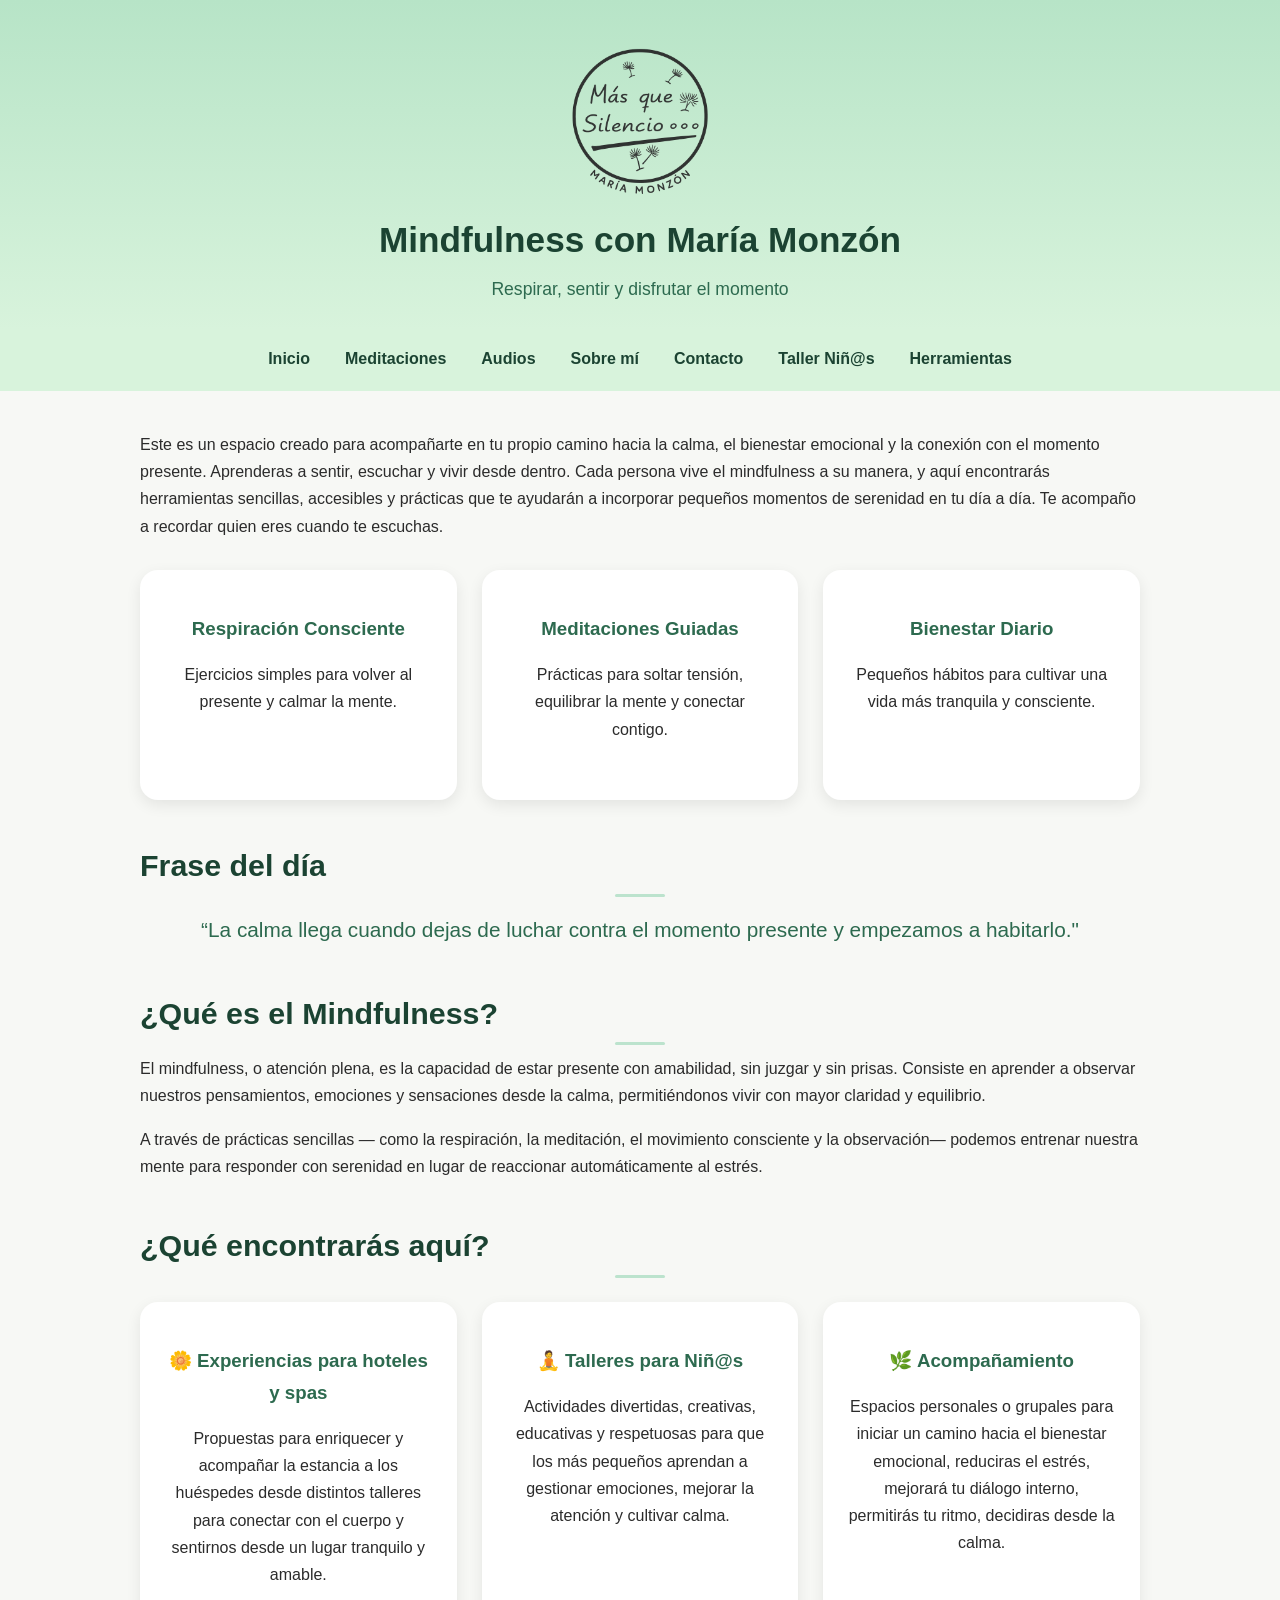
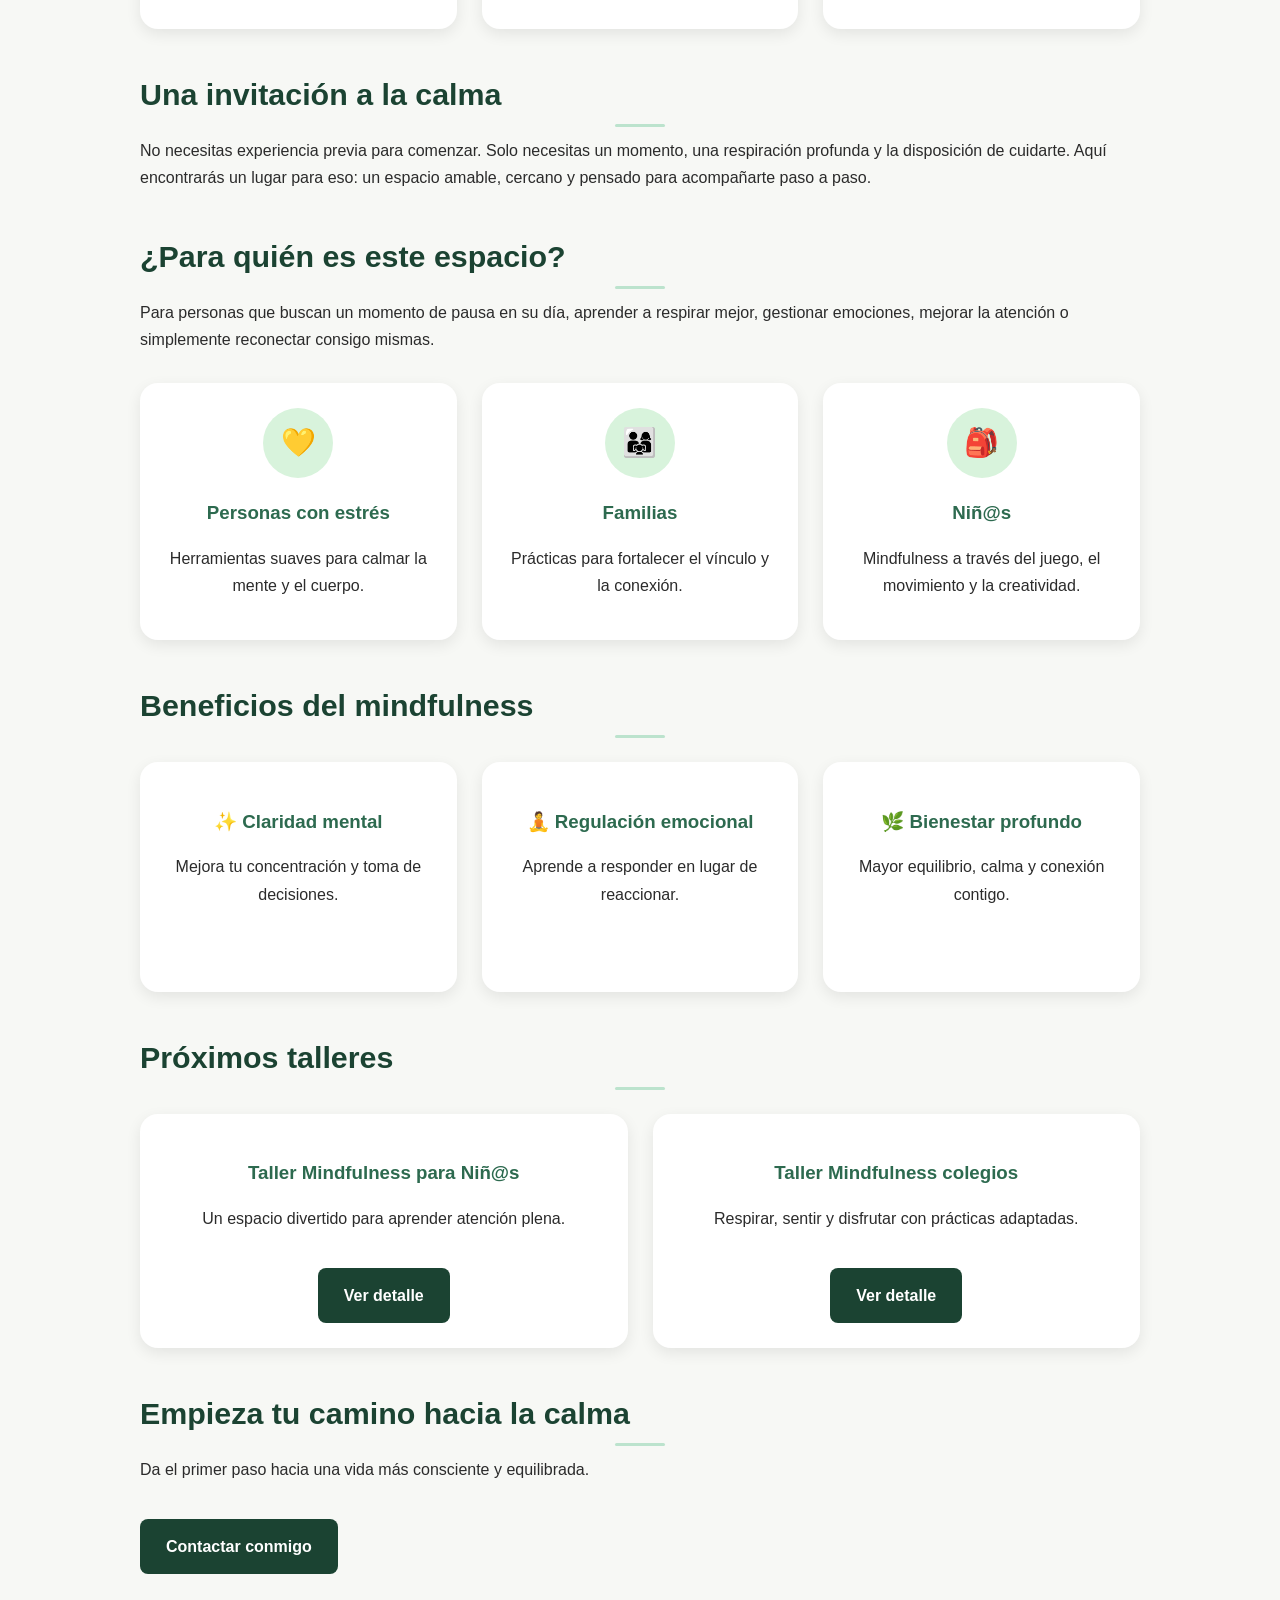
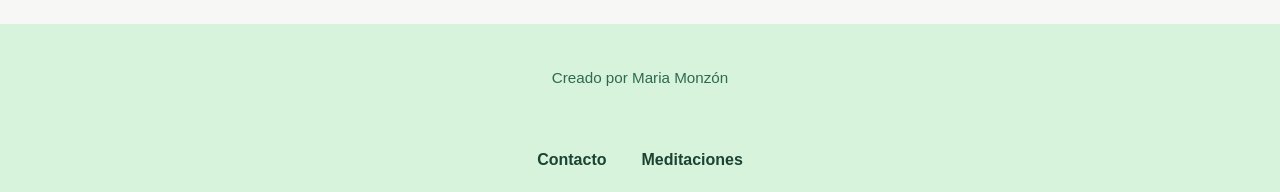
<file: index.html>
<!DOCTYPE html>
<html lang="es">
<head>
    <meta charset="UTF-8" />
    <meta name="viewport" content="width=device-width, initial-scale=1.0" />
    <title>Mindfulness con María Monzón</title>
    <link rel="stylesheet" href="style.css">
</head>

<body>
<header>
    <img src="img/Designer.png" alt="Logo" style="width:180px; margin:auto; display:block;">
    <h1>Mindfulness con María Monzón</h1>
    <p>Respirar, sentir y disfrutar el momento</p>
</header>

<nav>
  <a href="index.html">Inicio</a>
  <a href="meditaciones.html">Meditaciones</a>
  <a href="audios.html">Audios</a>
  <a href="sobre.html">Sobre mí</a>
  <a href="contacto.html">Contacto</a>
  <a href="taller-ninos.html">Taller Niñ@s</a>
  <a href="herramientas.html">Herramientas</a>
</nav>

<section>

    <p>
        Este es un espacio creado para acompañarte en tu propio camino hacia la calma, 
        el bienestar emocional y la conexión con el momento presente. Aprenderas a sentir, escuchar y vivir desde dentro. Cada persona vive 
        el mindfulness a su manera, y aquí encontrarás herramientas sencillas, accesibles 
        y prácticas que te ayudarán a incorporar pequeños momentos de serenidad en tu día a día. Te acompaño a recordar quien eres cuando te escuchas.
    </p>

    <div class="card-grid">
        <div class="card">
            <h3>Respiración Consciente</h3>
            <p>Ejercicios simples para volver al presente y calmar la mente.</p>
        </div>

        <div class="card">
            <h3>Meditaciones Guiadas</h3>
            <p>Prácticas para soltar tensión, equilibrar la mente y conectar contigo.</p>
        </div>

        <div class="card">
            <h3>Bienestar Diario</h3>
            <p>Pequeños hábitos para cultivar una vida más tranquila y consciente.</p>
        </div>
    </div>
</section>

<section class="fade-in">
    <h2>Frase del día</h2>
    <p style="font-size:1.3rem; text-align:center; color:#2d6a4f;">
        “La calma llega cuando dejas de luchar contra el momento presente y empezamos a habitarlo."
    </p>
</section>

<section>
    <h2>¿Qué es el Mindfulness?</h2>
    <p>
        El mindfulness, o atención plena, es la capacidad de estar presente con amabilidad, 
        sin juzgar y sin prisas. Consiste en aprender a observar nuestros pensamientos, 
        emociones y sensaciones desde la calma, permitiéndonos vivir con mayor claridad 
        y equilibrio.
    </p>
    <p>
        A través de prácticas sencillas — como la respiración, la meditación, el movimiento 
        consciente y la observación— podemos entrenar nuestra mente para responder con serenidad 
        en lugar de reaccionar automáticamente al estrés.
    </p>
</section>

<section>
    <h2>¿Qué encontrarás aquí?</h2>

    <div class="card-grid">
        <div class="card">
            <h3>🌼 Experiencias para hoteles y spas</h3>
            <p> Propuestas para enriquecer y acompañar la estancia a los huéspedes desde distintos talleres para conectar con el cuerpo y sentirnos desde un lugar tranquilo y amable.</p>
        </div>

        <div class="card">
            <h3>🧘 Talleres para Niñ@s</h3>
            <p>
                Actividades divertidas, creativas, educativas y respetuosas para que los más pequeños aprendan a gestionar 
                emociones, mejorar la atención y cultivar calma.
            </p>
        </div>

        <div class="card">
            <h3>🌿 Acompañamiento</h3>
            <p>
                Espacios personales o grupales para iniciar un camino hacia el bienestar emocional, reduciras el estrés, mejorará tu diálogo interno, permitirás tu ritmo, decidiras desde la calma. 
            </p>
        </div>
    </div>
</section>

<section>
    <h2>Una invitación a la calma</h2>
    <p>
        No necesitas experiencia previa para comenzar. Solo necesitas un momento,
        una respiración profunda y la disposición de cuidarte.  
        Aquí encontrarás un lugar para eso: un espacio amable, cercano y pensado 
        para acompañarte paso a paso.
    </p>
</section>
<section class="fade-in delay-1">
    <h2>¿Para quién es este espacio?</h2>
    <p>
        Para personas que buscan un momento de pausa en su día,  
        aprender a respirar mejor, gestionar emociones, mejorar la atención  
        o simplemente reconectar consigo mismas.
    </p>

    <div class="card-grid">
        <div class="card">
            <div class="icon-circle">💛</div>
            <h3>Personas con estrés</h3>
            <p>Herramientas suaves para calmar la mente y el cuerpo.</p>
        </div>

        <div class="card">
            <div class="icon-circle">👨‍👩‍👧</div>
            <h3>Familias</h3>
            <p>Prácticas para fortalecer el vínculo y la conexión.</p>
        </div>

        <div class="card">
            <div class="icon-circle">🎒</div>
            <h3>Niñ@s</h3>
            <p>Mindfulness a través del juego, el movimiento y la creatividad.</p>
        </div>
    </div>
</section>
    <section class="fade-in delay-2">
    <h2>Beneficios del mindfulness</h2>

    <div class="card-grid">
        <div class="card">
            <h3>✨ Claridad mental</h3>
            <p>Mejora tu concentración y toma de decisiones.</p>
        </div>

        <div class="card">
            <h3>🧘 Regulación emocional</h3>
            <p>Aprende a responder en lugar de reaccionar.</p>
        </div>

        <div class="card">
            <h3>🌿 Bienestar profundo</h3>
            <p>Mayor equilibrio, calma y conexión contigo.</p>
        </div>
    </div>
</section>
<section class="fade-in delay-3">
    <h2>Próximos talleres</h2>

    <div class="card-grid">

        <div class="card reveal">
            <h3>Taller Mindfulness para Niñ@s</h3>
            <p>Un espacio divertido para aprender atención plena.</p>
            <a href="taller-ninos.html" class="cta-button">Ver detalle</a>
        </div>

        <div class="card reveal">
            <h3>Taller Mindfulness colegios </h3>
            <p>Respirar, sentir y disfrutar con prácticas adaptadas.</p>
            <a href="taller-ninos.html" class="cta-button">Ver detalle</a>
        </div>

    </div>
</section>
    <section class="fade-in">
    <h2>Empieza tu camino hacia la calma</h2>
    <p>Da el primer paso hacia una vida más consciente y equilibrada.</p>
    <a href="contacto.html" class="cta-button">Contactar conmigo</a>
</section>
<footer>
    <p>Creado por Maria Monzón</p>
</footer>
<script>
const toggle = document.getElementById("darkToggle");

toggle.addEventListener("click", () => {
    document.body.classList.toggle("manual-dark");

    if (document.body.classList.contains("manual-dark")) {
        toggle.textContent = "☀️ Modo claro";
    } else {
        toggle.textContent = "🌙 Modo noche";
    }
});
</script>
</body>
</html>
<!-- MENÚ -->
<nav>
    <a href="contacto.html">Contacto</a>
    <a href="meditaciones.html">Meditaciones</a>
</nav>
</file>
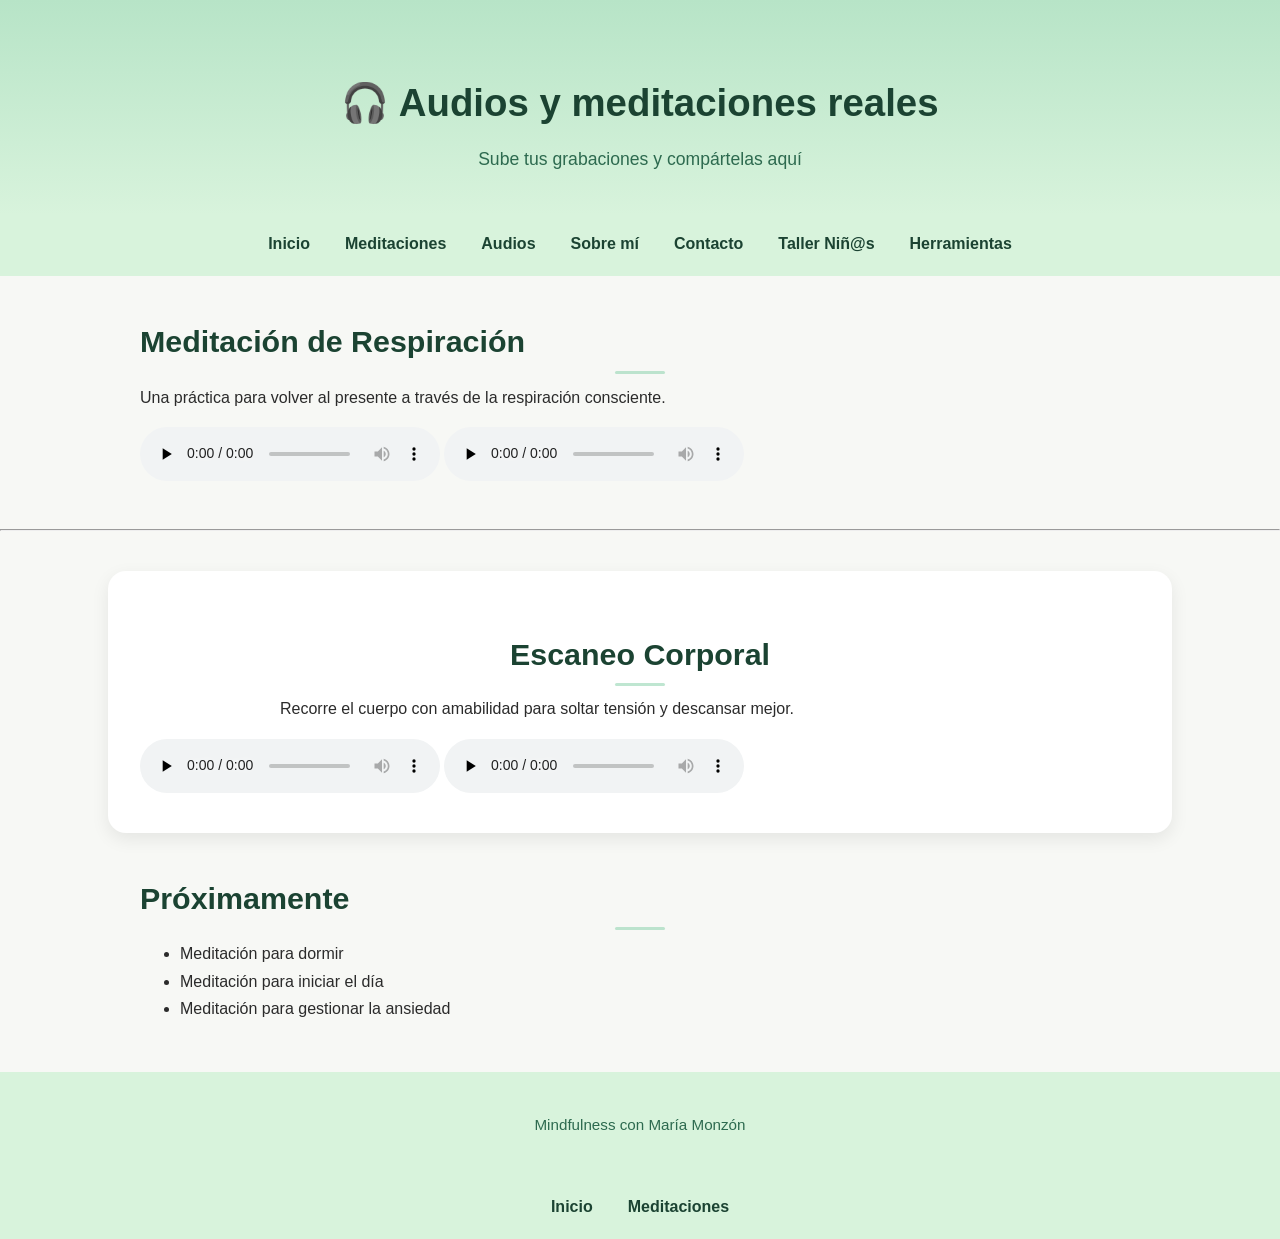
<file: audios.html>
<!DOCTYPE html>
<html lang="es">
<head>
  <meta charset="UTF-8" />
  <meta name="viewport" content="width=device-width, initial-scale=1.0"/>
  <title>Audios y Meditaciones – Mindfulness con María Monzón</title>
  <link rel="stylesheet" href="style.css">
</head>
<body>

<header class="hero">
  <h1>🎧 Audios y meditaciones reales</h1>
  <p>Sube tus grabaciones y compártelas aquí</p>
</header>

<nav>
  <a href="index.html">Inicio</a>
  <a href="meditaciones.html">Meditaciones</a>
  <a href="audios.html">Audios</a>
  <a href="sobre.html">Sobre mí</a>
  <a href="contacto.html">Contacto</a>
  <a href="taller-ninos.html">Taller Niñ@s</a>
  <a href="herramientas.html">Herramientas</a>
</nav>

<section id="respiracion">
  <h2>Meditación de Respiración</h2>
  <p>Una práctica para volver al presente a través de la respiración consciente.</p>

  <!-- Sube tus audios a /audios y cambia el src -->
  <audio controls preload="none">
    <source src="audios/respiracion-3min.mp3" type="audio/mpeg">
    Tu navegador no soporta audio HTML5.
  </audio>

  <audio controls preload="none">
    <source src="audios/respiracion-10min.mp3" type="audio/mpeg">
    Tu navegador no soporta audio HTML5.
  </audio>
</section>

<hr class="divider">

<section class="content-card" id="escaneo">
  <h2>Escaneo Corporal</h2>
  <p>Recorre el cuerpo con amabilidad para soltar tensión y descansar mejor.</p>

  <audio controls preload="none">
    <source src="audios/escaneo-5min.mp3" type="audio/mpeg">
    Tu navegador no soporta audio HTML5.
  </audio>

  <audio controls preload="none">
    <source src="audios/escaneo-15min.mp3" type="audio/mpeg">
    Tu navegador no soporta audio HTML5.
  </audio>
</section>

<section>
  <h2>Próximamente</h2>
  <ul>
    <li>Meditación para dormir</li>
    <li>Meditación para iniciar el día</li>
    <li>Meditación para gestionar la ansiedad</li>
  </ul>
</section>

<footer>
  <p>Mindfulness con María Monzón</p>
</footer>
</body>
</html>
<!-- MENÚ -->
<nav>
    <a href="index.html">Inicio</a>
    <a href="meditaciones.html">Meditaciones</a>
</nav>
</file>
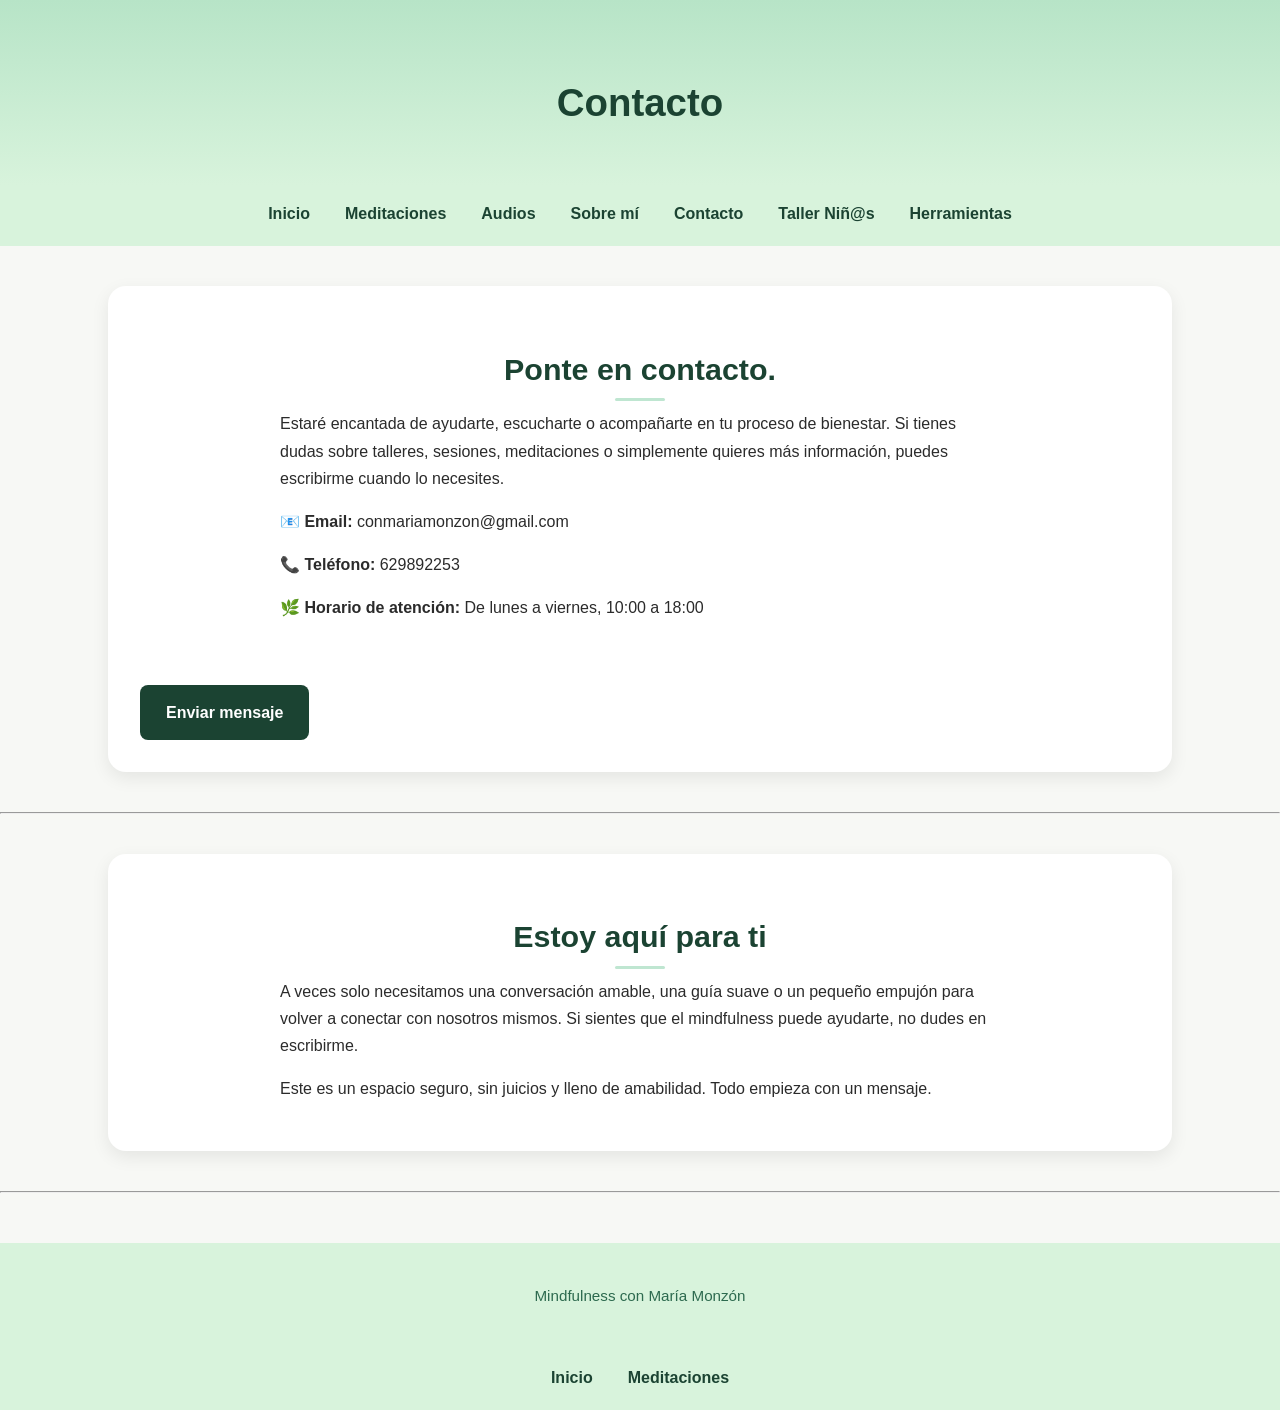
<file: contacto.html>
<!DOCTYPE html>
<html lang="es">
<head>
    <meta charset="UTF-8" />
    <meta name="viewport" content="width=device-width, initial-scale=1.0" />
    <title>Contacto - Mindfulness con María Monzón</title>
    <link rel="stylesheet" href="style.css">
</head>

<body>

<!-- HERO SUPERIOR -->
<header class="hero">
    <h1>Contacto </h1>
</header>
<nav>
  <a href="index.html">Inicio</a>
  <a href="meditaciones.html">Meditaciones</a>
  <a href="audios.html">Audios</a>
  <a href="sobre.html">Sobre mí</a>
  <a href="contacto.html">Contacto</a>
  <a href="taller-ninos.html">Taller Niñ@s</a>
  <a href="herramientas.html">Herramientas</a>
</nav>

<!-- SECCIÓN PRINCIPAL -->
<section class="content-card reveal">
    <h2>Ponte en contacto.</h2>
    <p>
        Estaré encantada de ayudarte, escucharte o acompañarte en tu proceso de bienestar.
        Si tienes dudas sobre talleres, sesiones, meditaciones o simplemente quieres más información,
        puedes escribirme cuando lo necesites.
    </p>

    <p><strong>📧 Email:</strong> conmariamonzon@gmail.com</p>
    <p><strong>📞 Teléfono:</strong> 629892253</p>
    <p><strong>🌿 Horario de atención:</strong> De lunes a viernes, 10:00 a 18:00</p>

    <br>

    <a href="contacto.html" class="cta-button">Enviar mensaje</a>
</section>

<hr class="divider">

<!-- SECCIÓN EMOCIONAL -->
<section class="content-card delay-1">
    <h2>Estoy aquí para ti</h2>
    <p>
        A veces solo necesitamos una conversación amable, una guía suave o un pequeño
        empujón para volver a conectar con nosotros mismos.  
        Si sientes que el mindfulness puede ayudarte, no dudes en escribirme.
    </p>

    <p>
        Este es un espacio seguro, sin juicios y lleno de amabilidad.  
        Todo empieza con un mensaje.
    </p>
</section>

<hr class="divider">

<footer>
    <p>Mindfulness con María Monzón</p>
</footer>

</body>
</html>
</header>

<!-- MENÚ -->
<nav>
    <a href="index.html">Inicio</a>
    <a href="meditaciones.html">Meditaciones</a>
</nav>
</file>
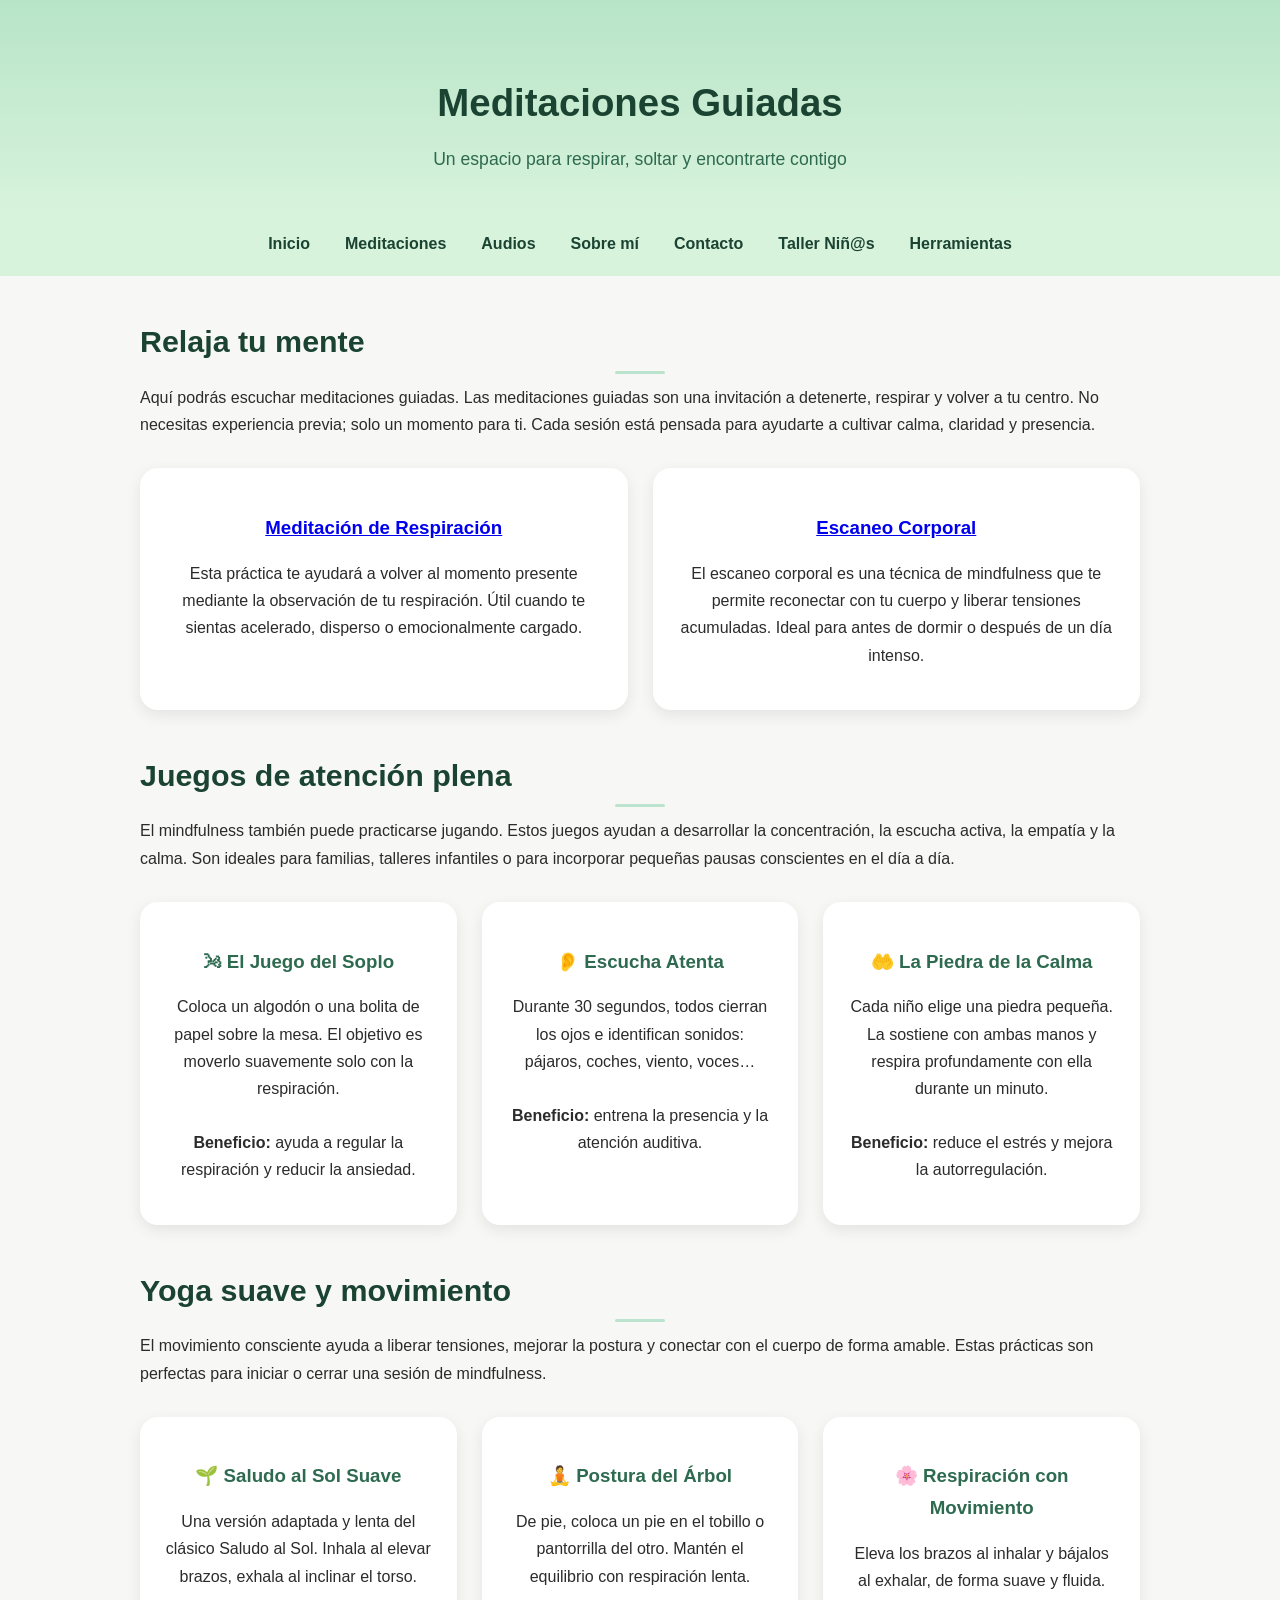
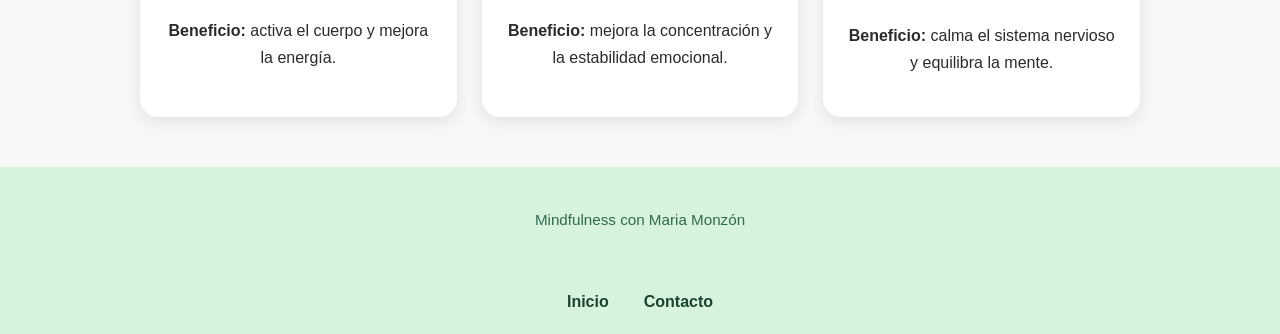
<file: meditaciones.html>
<!DOCTYPE html>
<html lang="es">
<head>
    <meta charset="UTF-8" />
    <meta name="viewport" content="width=device-width, initial-scale=1.0" />
    <title>Meditaciones - Mindfulness con Maria            </title>
    <link rel="stylesheet" href="style.css">
</head>

<body>
<header class="hero">
    <h1>Meditaciones Guiadas</h1>
    <p>Un espacio para respirar, soltar y encontrarte contigo</p>
</header>

<nav>
  <a href="index.html">Inicio</a>
  <a href="meditaciones.html">Meditaciones</a>
  <a href="audios.html">Audios</a>
  <a href="sobre.html">Sobre mí</a>
  <a href="contacto.html">Contacto</a>
  <a href="taller-ninos.html">Taller Niñ@s</a>
  <a href="herramientas.html">Herramientas</a>
</nav>

<section class="reveal">
    <h2>Relaja tu mente</h2>
    <p>
        Aquí podrás escuchar meditaciones guiadas.
        
        Las meditaciones guiadas son una invitación a detenerte, respirar y volver 
        a tu centro. No necesitas experiencia previa; solo un momento para ti. 
        Cada sesión está pensada para ayudarte a cultivar calma, claridad y presencia.

    </p>

    <div class="card-grid">
        <div class="card">

    <h3><a href="audios.html#respiracion">Meditación de Respiración</a></h3>
            <p>
        Esta práctica te ayudará a volver al momento presente mediante la observación 
        de tu respiración. Útil cuando te sientas acelerado, disperso o emocionalmente 
        cargado.
            </p>
        </div>

        <div class="card">
    <h3><a href="audios.html#escaneo">Escaneo Corporal</a></h3>
            <p>
        El escaneo corporal es una técnica de mindfulness que te permite reconectar 
        con tu cuerpo y liberar tensiones acumuladas. Ideal para antes de dormir 
        o después de un día intenso.
            </p>
        </div>
    </div>
</section>
    
<section>
    <h2>Juegos de atención plena</h2>
    <p>
        El mindfulness también puede practicarse jugando. Estos juegos ayudan a desarrollar 
        la concentración, la escucha activa, la empatía y la calma. Son ideales para familias, 
        talleres infantiles o para incorporar pequeñas pausas conscientes en el día a día.
    </p>

    <div class="card-grid">

        <div class="card">
            <h3>🌬 El Juego del Soplo</h3>
            <p>
                Coloca un algodón o una bolita de papel sobre la mesa.  
                El objetivo es moverlo suavemente solo con la respiración.  
                <br><br><strong>Beneficio:</strong> ayuda a regular la respiración y reducir la ansiedad.
            </p>
        </div>

        <div class="card">
            <h3>👂 Escucha Atenta</h3>
            <p>
                Durante 30 segundos, todos cierran los ojos e identifican sonidos:  
                pájaros, coches, viento, voces…  
                <br><br><strong>Beneficio:</strong> entrena la presencia y la atención auditiva.
            </p>
        </div>

        <div class="card">
            <h3>🤲 La Piedra de la Calma</h3>
            <p>
                Cada niño elige una piedra pequeña. La sostiene con ambas manos y respira 
                profundamente con ella durante un minuto.  
                <br><br><strong>Beneficio:</strong> reduce el estrés y mejora la autorregulación.
            </p>
        </div>

    </div>
</section>
    
    <section>
    <h2>Yoga suave y movimiento</h2>
    <p>
        El movimiento consciente ayuda a liberar tensiones, mejorar la postura y conectar 
        con el cuerpo de forma amable. Estas prácticas son perfectas para iniciar o cerrar 
        una sesión de mindfulness.
    </p>

    <div class="card-grid">

        <div class="card">
            <h3>🌱 Saludo al Sol Suave</h3>
            <p>
                Una versión adaptada y lenta del clásico Saludo al Sol.  
                Inhala al elevar brazos, exhala al inclinar el torso.  
                <br><br><strong>Beneficio:</strong> activa el cuerpo y mejora la energía.
            </p>
        </div>

        <div class="card">
            <h3>🧘 Postura del Árbol</h3>
            <p>
                De pie, coloca un pie en el tobillo o pantorrilla del otro.  
                Mantén el equilibrio con respiración lenta.  
                <br><br><strong>Beneficio:</strong> mejora la concentración y la estabilidad emocional.
            </p>
        </div>

        <div class="card">
            <h3>🌸 Respiración con Movimiento</h3>
            <p>
                Eleva los brazos al inhalar y bájalos al exhalar, de forma suave y fluida.  
                <br><br><strong>Beneficio:</strong> calma el sistema nervioso y equilibra la mente.
            </p>
        </div>

    </div>
</section>

<footer>
    <p>Mindfulness con Maria Monzón</p>
</footer>
</body>
</html>
<!-- MENÚ -->
<nav>
    <a href="index.html">Inicio</a>
    <a href="contacto.html">Contacto</a>
</nav>
</file>
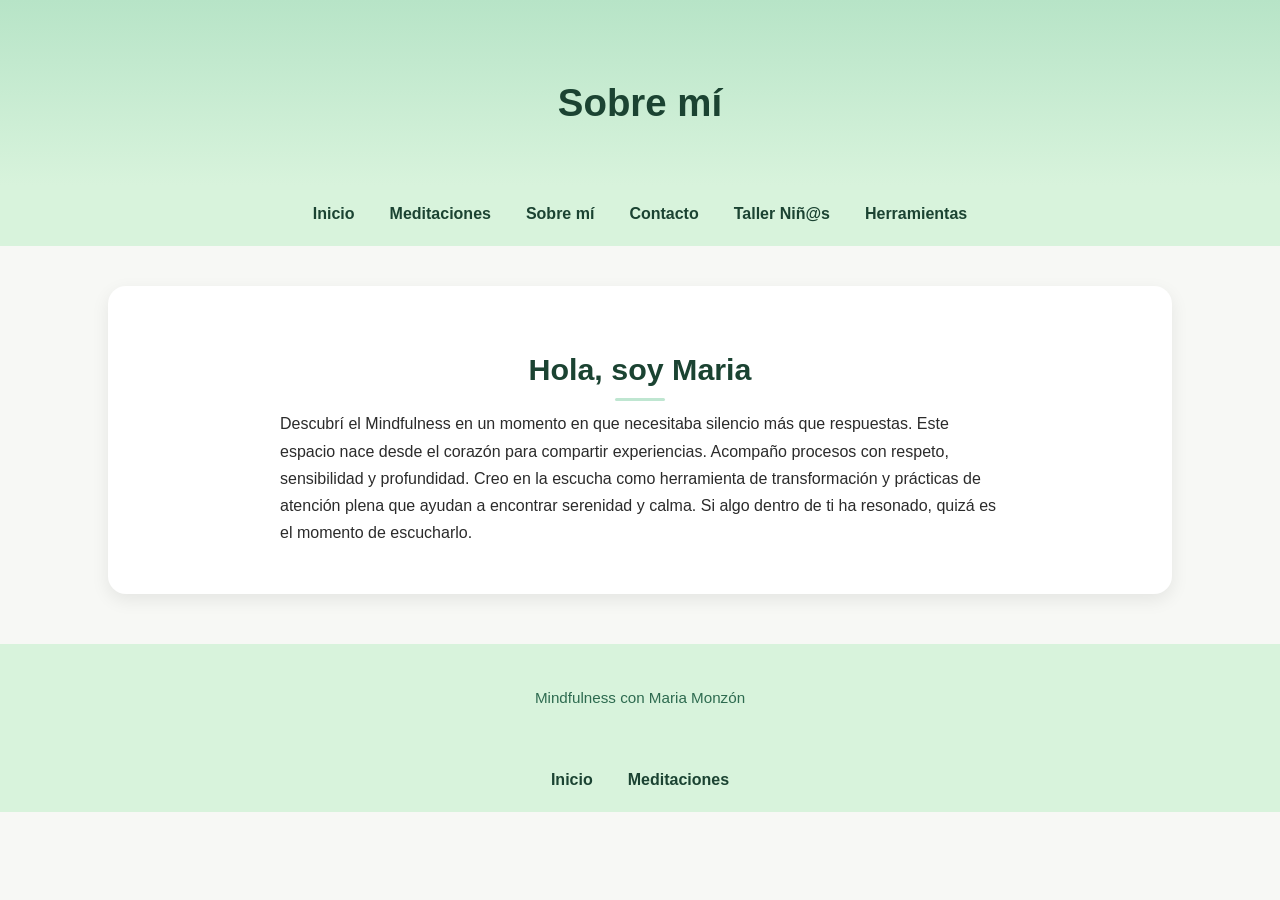
<file: sobre.html>
<!DOCTYPE html>
<html lang="es">
<head>
    <meta charset="UTF-8" />
    <meta name="viewport" content="width=device-width, initial-scale=1.0" />
    <title>Sobre mí - Mindfulness con Maria Monzón</title>
    <link rel="stylesheet" href="style.css">
</head>

<body>
<header class="hero">
    <h1>Sobre mí</h1>
</header>

<nav>
  <a href="index.html">Inicio</a>
  <a href="meditaciones.html">Meditaciones</a>
  <a href="sobre.html">Sobre mí</a>
  <a href="contacto.html">Contacto</a>
  <a href="taller-ninos.html">Taller Niñ@s</a>
  <a href="herramientas.html">Herramientas</a>
</nav>


  <section class="content-card">
    <h2>Hola, soy Maria </h2>
    <p>
        Descubrí el Mindfulness en un momento en que necesitaba silencio más que respuestas.  
        Este espacio nace desde el corazón para compartir experiencias.
        Acompaño procesos con respeto, sensibilidad y profundidad. Creo en la escucha como herramienta de transformación y prácticas de 
        atención plena que ayudan a encontrar serenidad y calma. 
        Si algo dentro de ti ha resonado, quizá es el momento de escucharlo. 
    </p>
</section>

<footer>
    <p>Mindfulness con Maria Monzón</p>
</footer>
</body>
</html>
<!-- MENÚ -->
<nav>
    <a href="index.html">Inicio</a>
    <a href="meditaciones.html">Meditaciones</a>
</nav>
</file>
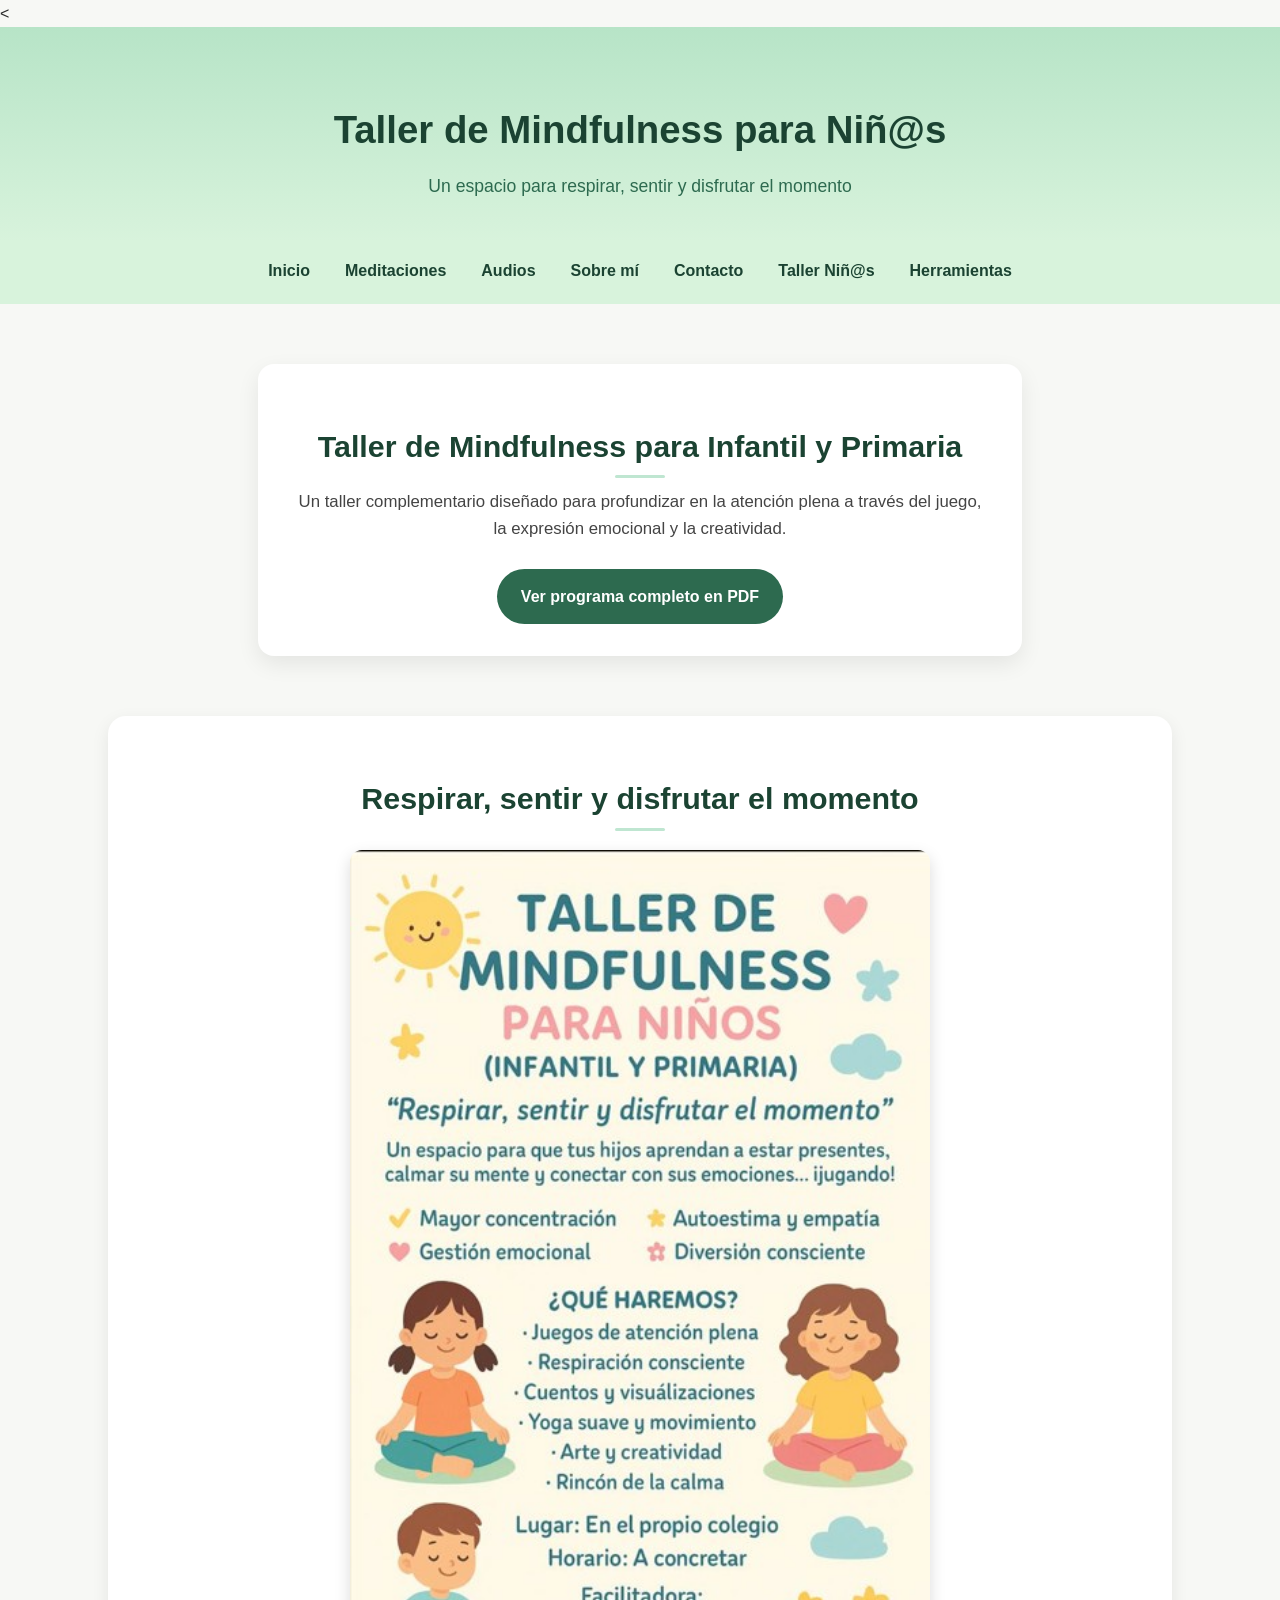
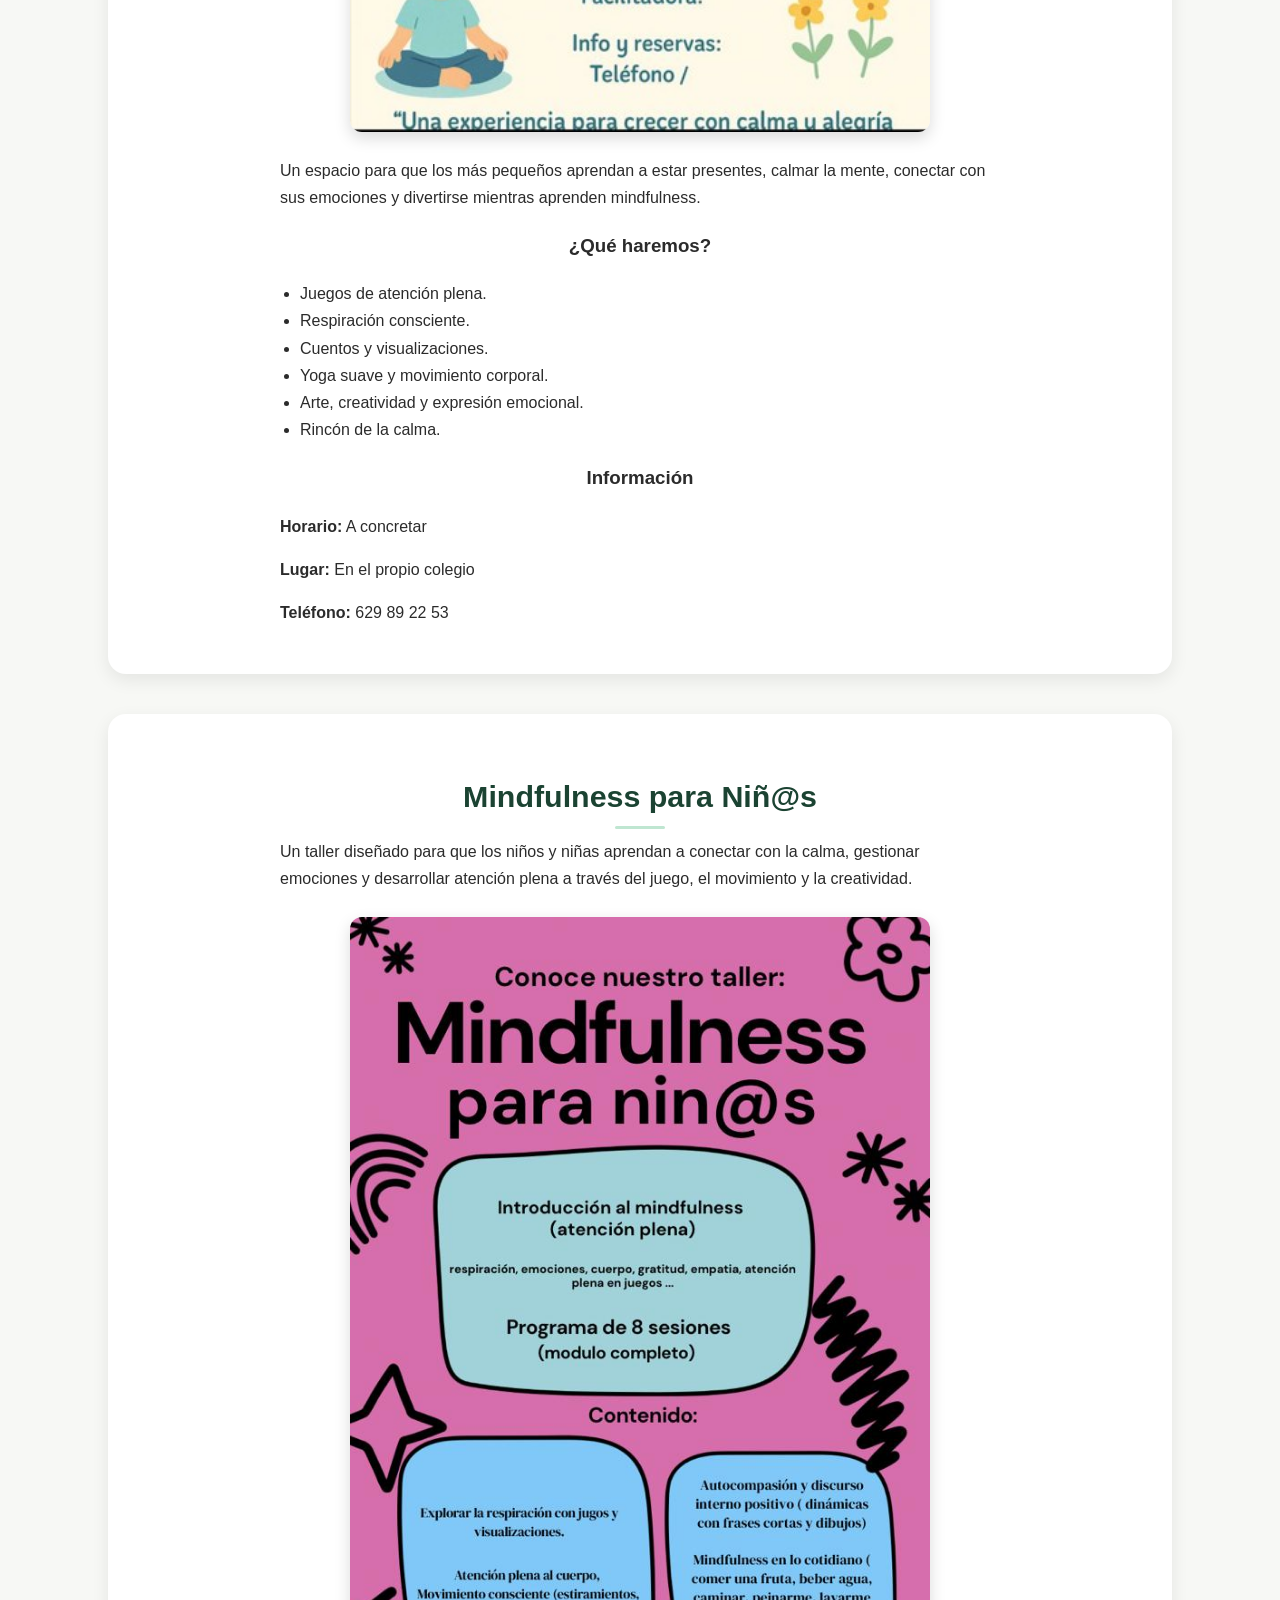
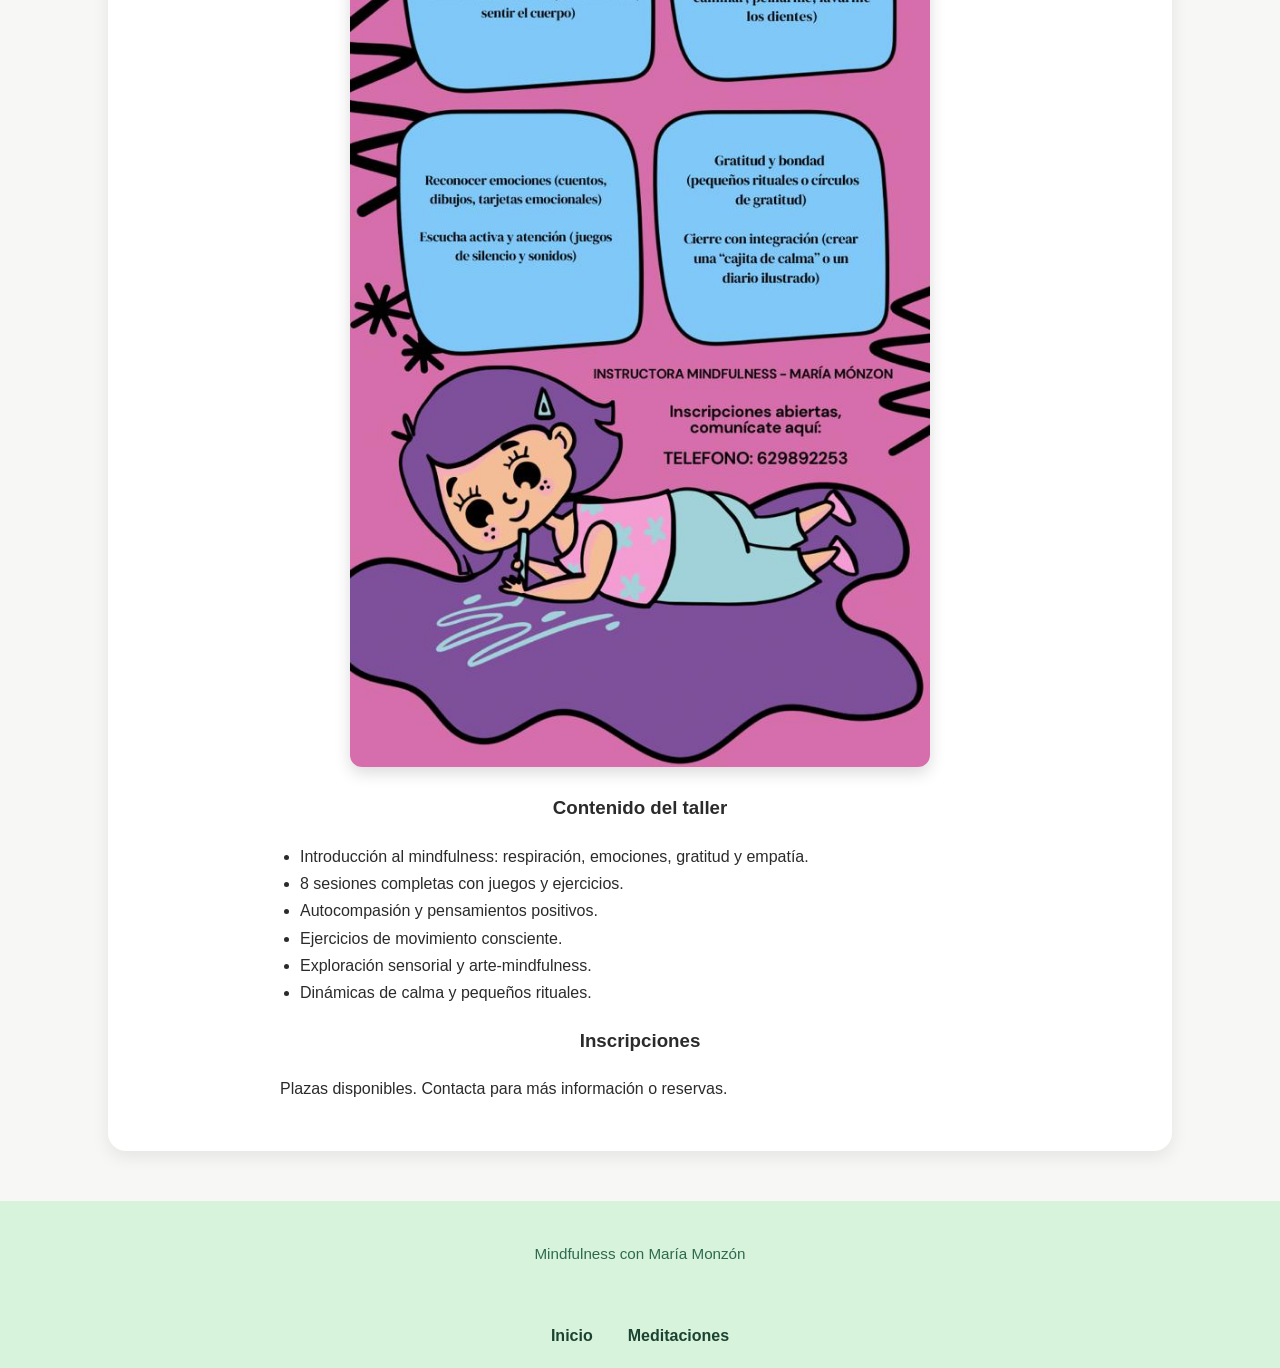
<file: taller-ninos.html>
<<!DOCTYPE html>
<html lang="es">
<head>
  <meta charset="UTF-8"/>
  <meta name="viewport" content="width=device-width, initial-scale=1.0"/>
  <title>Taller de Mindfulness para Niñ@s</title>
  <link rel="stylesheet" href="style.css">
</head>

<body>

  <!-- HERO -->
  <header class="hero">
    <h1>Taller de Mindfulness para Niñ@s</h1>
    <p>Un espacio para respirar, sentir y disfrutar el momento</p>
  </header>

  <!-- NAV -->
  <nav>
    <a href="index.html">Inicio</a>
    <a href="meditaciones.html">Meditaciones</a>
    <a href="audios.html">Audios</a>
    <a href="sobre.html">Sobre mí</a>
    <a href="contacto.html">Contacto</a>
    <a href="taller-ninos.html">Taller Niñ@s</a>
    <a href="herramientas.html">Herramientas</a>
  </nav>

  <!-- TARJETA 3: TALLER EXTRA PDF -->
  <section class="extra-taller">
    <h2>Taller de Mindfulness para Infantil y Primaria</h2>

    <p class="extra-desc">
      Un taller complementario diseñado para profundizar en la atención plena
      a través del juego, la expresión emocional y la creatividad.
    </p>

    <div class="extra-actions">
      <a href="pdf/taller-extra.pdf" target="_blank" class="pdf-button">
        Ver programa completo en PDF
      </a>
    </div>
  </section>

  <!-- TARJETA 2: EXPERIENCIA -->
  <section class="content-card">
    <h2>Respirar, sentir y disfrutar el momento</h2>

    <img src="img/taller2.jpg" class="card-img" alt="Taller mindfulness infantil">

    <p>
      Un espacio para que los más pequeños aprendan a estar presentes,
      calmar la mente, conectar con sus emociones y divertirse mientras aprenden mindfulness.
    </p>

    <h3>¿Qué haremos?</h3>
    <ul>
      <li>Juegos de atención plena.</li>
      <li>Respiración consciente.</li>
      <li>Cuentos y visualizaciones.</li>
      <li>Yoga suave y movimiento corporal.</li>
      <li>Arte, creatividad y expresión emocional.</li>
      <li>Rincón de la calma.</li>
    </ul>

    <h3>Información</h3>
    <p><strong>Horario:</strong> A concretar</p>
    <p><strong>Lugar:</strong> En el propio colegio</p>
    <p><strong>Teléfono:</strong> 629 89 22 53</p>
  </section>
  
  <!-- TARJETA 1: TALLER PRINCIPAL -->
  <section class="content-card">
    <h2>Mindfulness para Niñ@s</h2>

    <p>
      Un taller diseñado para que los niños y niñas aprendan a conectar con la calma,
      gestionar emociones y desarrollar atención plena a través del juego, el movimiento
      y la creatividad.
    </p>

    <img src="img/taller1.jpg" class="card-img" alt="Taller de Mindfulness">

    <h3>Contenido del taller</h3>
    <ul>
      <li>Introducción al mindfulness: respiración, emociones, gratitud y empatía.</li>
      <li>8 sesiones completas con juegos y ejercicios.</li>
      <li>Autocompasión y pensamientos positivos.</li>
      <li>Ejercicios de movimiento consciente.</li>
      <li>Exploración sensorial y arte-mindfulness.</li>
      <li>Dinámicas de calma y pequeños rituales.</li>
    </ul>

    <h3>Inscripciones</h3>
    <p>Plazas disponibles. Contacta para más información o reservas.</p>
  </section>


  <!-- FOOTER -->
  <footer>
    <p>Mindfulness con María Monzón</p>
  </footer>

</body>
</html>
<!-- MENÚ -->
<nav>
    <a href="index.html">Inicio</a>
    <a href="meditaciones.html">Meditaciones</a>
</nav>
</file>
<file: style.css>
/* ---------------------------------------------------------- */
/*             VARIABLES DE COLOR (PALETA MINDFUL)            */
/* ---------------------------------------------------------- */

:root {
    --verde-oscuro: #1b4332;
    --verde-medio: #2d6a4f;
    --verde-claro: #b7e4c7;
    --verde-agua: #d8f3dc;
    --blanco: #ffffff;
}

/* ---------------------------------------------------------- */
/*                      TIPOGRAFÍA Y BASE                     */
/* ---------------------------------------------------------- */

@import url('https://fonts.googleapis.com/css2?family=Quicksand:wght@300;400;600&display=swap');

html {
    scroll-behavior: smooth;
}

body {
    margin: 0;
    padding: 0;
    font-family: 'Quicksand', sans-serif;
    background-color: #f7f8f5;
    color: #2b2b2b;
    line-height: 1.7;
}

/* ---------------------------------------------------------- */
/*                      HEADER + LOGO                         */
/* ---------------------------------------------------------- */

header {
    background: linear-gradient(180deg, var(--verde-claro), var(--verde-agua));
    padding: 40px 20px 25px;
    text-align: center;
}

header img {
    max-width: 160px;
    margin: 0 auto 15px auto;
    display: block;
    opacity: 0.95;
}

header h1 {
    margin: 10px 0 5px 0;
    font-size: 2.2rem;
    font-weight: 600;
    color: var(--verde-oscuro);
}

header p {
    margin: 0;
    font-size: 1.1rem;
    color: var(--verde-medio);
}

/* ---------------------------------------------------------- */
/*                           NAV                              */
/* ---------------------------------------------------------- */

nav {
    display: flex;
    justify-content: center;
    gap: 35px;
    padding: 15px 0;
    background-color: var(--verde-agua);
    flex-wrap: wrap;
}

nav a {
    text-decoration: none;
    color: var(--verde-oscuro);
    font-weight: 600;
    font-size: 1rem;
    position: relative;
    padding-bottom: 4px;
    transition: 0.3s;
}

nav a::after {
    content: "";
    position: absolute;
    left: 0;
    bottom: 0;
    width: 0%;
    height: 2px;
    background: var(--verde-oscuro);
    border-radius: 5px;
    transition: width 0.3s;
}

nav a:hover::after {
    width: 100%;
}

nav a:hover {
    color: #0f3c28;
}

/* Sticky nav (opcional, si no lo quieres comenta estas 3 líneas) */
nav {
    position: sticky;
    top: 0;
    z-index: 999;
}

/* ---------------------------------------------------------- */
/*                          SECCIONES                         */
/* ---------------------------------------------------------- */

section {
    max-width: 1000px;
    margin: 40px auto;
    padding: 0 25px;
}

h2 {
    font-size: 1.9rem;
    color: var(--verde-oscuro);
    margin-bottom: 15px;
    position: relative;
}

/* Línea suave debajo de h2 */
h2::after {
    content:"";
    position: absolute;
    left: 50%; bottom: -6px;
    transform: translateX(-50%);
    width: 50px;
    height: 3px;
    border-radius: 5px;
    background: #95d5b2;
    opacity: .6;
}

/* ---------------------------------------------------------- */
/*                      TARJETAS (CARDS)                      */
/* ---------------------------------------------------------- */

.card-grid {
    display: grid;
    grid-template-columns: repeat(auto-fit, minmax(260px, 1fr));
    gap: 25px;
    margin-top: 30px;
}

.card {
    background: var(--blanco);
    padding: 25px;
    border-radius: 18px;
    text-align: center;
    box-shadow: 0 5px 15px #00000015;
    transition: transform 0.25s, box-shadow 0.25s;
    min-height: 180px;
}

.card:hover {
    transform: translateY(-6px) scale(1.01);
    box-shadow: 0 10px 24px #00000030;
}

.card h3 {
    margin-bottom: 10px;
    color: var(--verde-medio);
}

/* ---------------------------------------------------------- */
/*                  IMÁGENES EN TARJETAS/PÁGINAS              */
/* ---------------------------------------------------------- */

.card-img {
    width: 100%;
    max-width: 580px;
    margin: 25px auto;
    display: block;
    border-radius: 12px;
    box-shadow: 0 6px 16px #00000025;
}

/* ---------------------------------------------------------- */
/*                        ICONOS REDONDOS                     */
/* ---------------------------------------------------------- */

.icon-circle {
    width: 70px;
    height: 70px;
    background: var(--verde-agua);
    border-radius: 50%;
    display: flex;
    align-items: center;
    justify-content: center;
    font-size: 28px;
    margin: 0 auto 15px auto;
    color: var(--verde-oscuro);
}

/* ---------------------------------------------------------- */
/*                           CTA BUTTON                       */
/* ---------------------------------------------------------- */

.cta-button {
    display: inline-block;
    margin-top: 20px;
    padding: 14px 26px;
    background: var(--verde-oscuro);
    color: white;
    text-decoration: none;
    border-radius: 8px;
    font-weight: 600;
    transition: 0.3s;
}

.cta-button:hover {
    background: var(--verde-medio);
    transform: translateY(-3px);
}

/* ---------------------------------------------------------- */
/*                          HERO                              */
/* ---------------------------------------------------------- */

.hero {
    background: linear-gradient(180deg, var(--verde-claro), var(--verde-agua));
    text-align: center;
    padding: 60px 20px 40px;
    animation: fadeHero 1.4s ease both;
}

.hero h1 {
    font-size: 2.4rem;
    color: var(--verde-oscuro);
    margin-bottom: 10px;
}

.hero p {
    font-size: 1.1rem;
    color: var(--verde-medio);
    margin: 0;
}

@keyframes fadeHero {
    0% { opacity: 0; transform: translateY(-10px); }
    100% { opacity: 1; transform: translateY(0); }
}

/* ---------------------------------------------------------- */
/*                     ANIMACIONES SUAVES                     */
/* ---------------------------------------------------------- */

.fade-in {
    opacity: 0;
    transform: translateY(15px);
    animation: fadeInUp 1s ease forwards;
}

.fade-in.delay-1 { animation-delay: .2s; }
.fade-in.delay-2 { animation-delay: .4s; }
.fade-in.delay-3 { animation-delay: .6s; }

@keyframes fadeInUp {
    to {
        opacity: 1;
        transform: translateY(0);
    }
}

/* RESPIRACIÓN ANIMADA */
.breathe {
    animation: breatheAnim 6s ease-in-out infinite;
}

@keyframes breatheAnim {
    0% { transform: scale(0.97); }
    50% { transform: scale(1.03); }
    100% { transform: scale(0.97); }
}

/* ---------------------------------------------------------- */
/*                          FOOTER                            */
/* ---------------------------------------------------------- */

footer {
    background-color: var(--verde-agua);
    padding: 25px;
    text-align: center;
    margin-top: 50px;
    font-size: 0.95rem;
    color: var(--verde-medio);
}

/* ---------------------------------------------------------- */
/*                      RESPONSIVE                            */
/* ---------------------------------------------------------- */

@media (max-width: 600px) {
    header h1 { font-size: 1.8rem; }
    h2 { font-size: 1.6rem; }
    nav { gap: 18px; }
    .card { padding: 18px; }
}
/* ===== Taller extra PDF ===== */
.extra-taller {
  margin: 60px auto;
  padding: 32px;
  max-width: 700px;
  background: #ffffff;
  border-radius: 16px;
  box-shadow: 0 8px 22px rgba(0,0,0,0.08);
  text-align: center;
}

.extra-taller h2 {
  color: #1b4332;
  margin-bottom: 12px;
}

.extra-desc {
  font-size: 1.05rem;
  color: #444;
  margin-bottom: 26px;
  line-height: 1.6;
}

.extra-actions {
  display: flex;
  justify-content: center;
}

.pdf-button {
  display: inline-block;
  padding: 14px 24px;
  background: #2d6a4f;
  color: #ffffff;
  font-weight: 600;
  border-radius: 999px;
  text-decoration: none;
  transition: transform 0.2s ease, background 0.2s ease;
}

.pdf-button:hover {
  background: #1b4332;
  transform: translateY(-2px);
}


/* ===== Tarjetas para la página Taller Niñ@s (para que todo se vea igual de bonito) ===== */
.content-card {
  background: var(--blanco);
  border-radius: 18px;
  box-shadow: 0 6px 18px rgba(0,0,0,0.08);
  padding: 32px;
  margin: 40px auto;
}

.content-card h2,
.content-card h3 {
  text-align: center;
}

.content-card p {
  max-width: 720px;
  margin: 0 auto 16px;
}

.content-card ul {
  max-width: 720px;
  margin: 18px auto 0;
}
</file>
